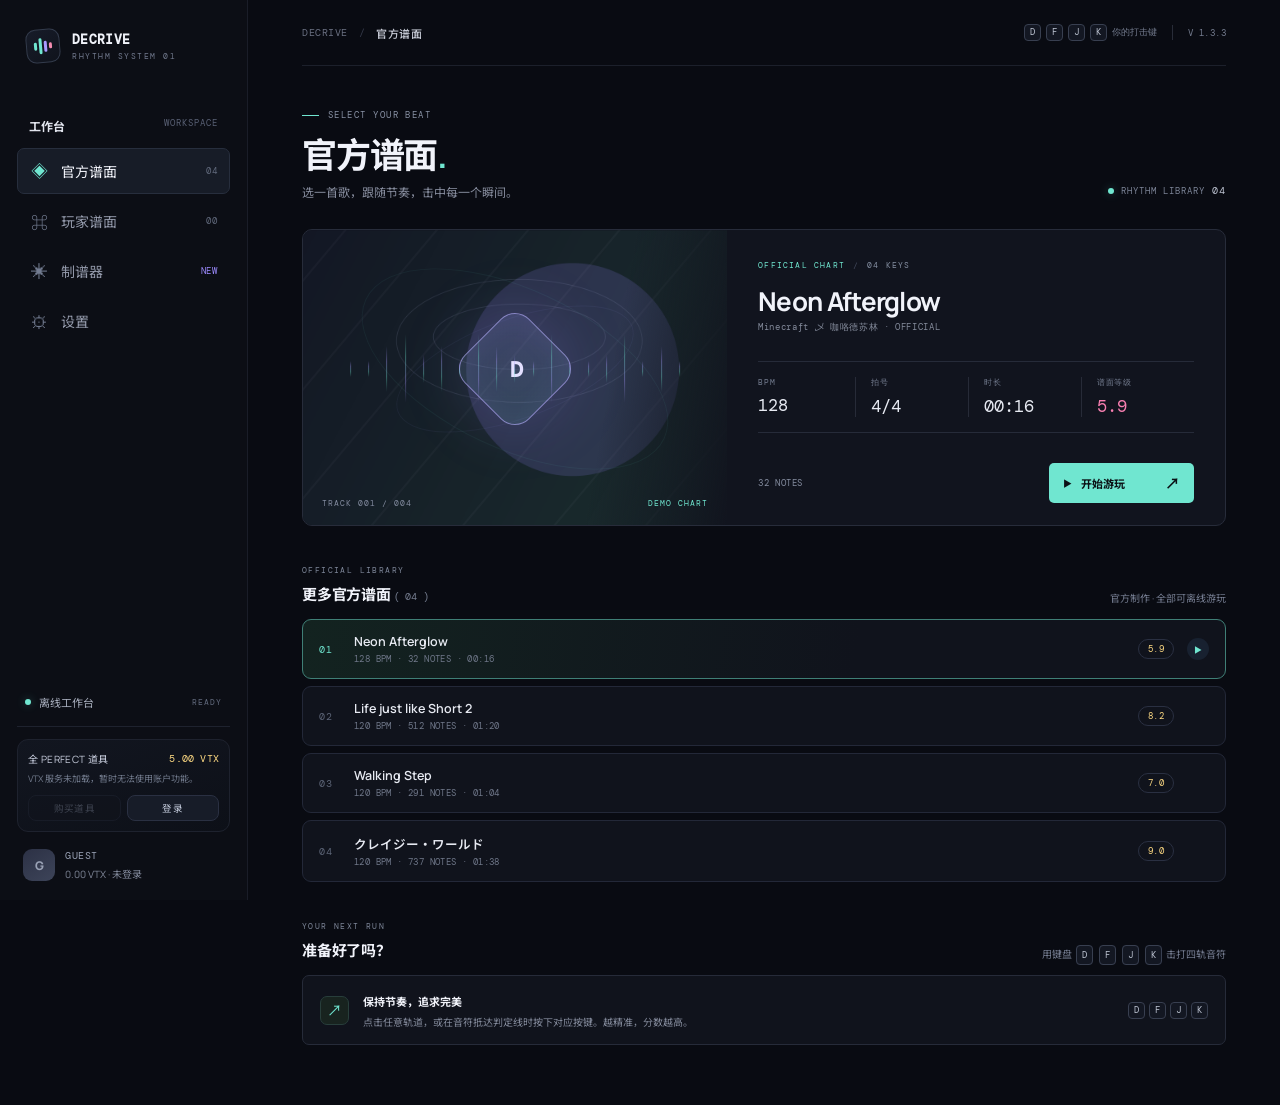
<file: index.html>
<!doctype html>
<html lang="zh-CN">
<head>
  <meta charset="utf-8">
  <meta name="viewport" content="width=device-width, initial-scale=1">
  <meta name="theme-color" content="#090b12">
  <title>Decrive — 四键音游</title>
  <link rel="preconnect" href="https://fonts.googleapis.com">
  <link rel="preconnect" href="https://fonts.gstatic.com" crossorigin>
  <link href="https://fonts.googleapis.com/css2?family=DM+Mono:wght@400;500&family=Manrope:wght@400;500;600;700;800&family=Noto+Sans+SC:wght@400;500;600;700;800&display=swap" rel="stylesheet">
  <link rel="stylesheet" href="./css/app.css?v=1.3.3">
</head>
<body>
  <div class="app-shell">
    <aside class="sidebar">
      <a class="brand" href="#" aria-label="Decrive 首页">
        <span class="brand-mark"><i></i><i></i><i></i><i></i></span>
        <span><strong>DECRIVE</strong><small>RHYTHM SYSTEM 01</small></span>
      </a>
      <div class="nav-label">工作台 <span>WORKSPACE</span></div>
      <nav class="main-nav" aria-label="主导航">
        <button class="nav-item active" data-view="official"><span class="nav-icon">◈</span><span>官方谱面</span><span class="nav-count" id="officialCount">00</span></button>
        <button class="nav-item" data-view="players"><span class="nav-icon">⌘</span><span>玩家谱面</span><span class="nav-count" id="playerCount">00</span></button>
        <button class="nav-item" data-view="editor"><span class="nav-icon">✳</span><span>制谱器</span><span class="nav-count">NEW</span></button>
        <button class="nav-item" data-view="settings"><span class="nav-icon">⚙</span><span>设置</span></button>
      </nav>
      <div class="sidebar-bottom">
        <div class="online-status"><span class="status-dot"></span><span id="accountStatusText">离线工作台</span><span class="status-caption" id="accountStatusCaption">READY</span></div>
        <div class="vtx-shop" id="vtxShop">
          <div class="vtx-shop-head"><span>全 PERFECT 道具</span><b>5.00 VTX</b></div>
          <p class="vtx-shop-note" id="vtxShopNote">登录后可购买 · 一个谱面内全判定 PERFECT / CERT PERFECT</p>
          <div class="vtx-shop-actions">
            <button class="vtx-shop-buy" id="vtxBuyBoost" type="button" disabled>购买道具</button>
            <button class="vtx-shop-login" id="vtxAccountAction" type="button">登录</button>
          </div>
        </div>
        <div class="profile guest" id="vtxProfile">
          <div class="avatar" id="vtxAvatar">G</div>
          <div><strong id="vtxName">GUEST</strong><small id="vtxMeta">0.00 VTX · 未登录</small></div>
          <span class="more" id="vtxBoostBadge" hidden></span>
        </div>
      </div>
    </aside>

    <main class="main-content">
      <header class="topbar">
        <div class="breadcrumb"><span>DECRIVE</span><b>/</b><strong id="crumbTitle">官方谱面</strong></div>
        <div class="topbar-right"><span class="keyboard-hint"><kbd>D</kbd><kbd>F</kbd><kbd>J</kbd><kbd>K</kbd> 你的打击键</span><span class="topbar-divider"></span><span class="version">V 1.3.3</span></div>
      </header>

      <section class="view active" id="view-official">
        <div class="page-heading">
          <div><div class="eyebrow"><span class="eyebrow-line"></span>SELECT YOUR BEAT</div><h1>官方谱面<span class="heading-period">.</span></h1><p class="page-description">选一首歌，跟随节奏，击中每一个瞬间。</p></div>
          <div class="heading-meta"><span class="live-dot"></span> RHYTHM LIBRARY <strong id="officialHeadingCount">00</strong></div>
        </div>
        <div class="feature-card">
          <div class="feature-art" id="officialArt">
            <div class="art-orbit orbit-one"></div><div class="art-orbit orbit-two"></div><div class="art-core"><span>D</span></div>
            <div class="art-soundwave"><i></i><i></i><i></i><i></i><i></i><i></i><i></i><i></i><i></i><i></i><i></i><i></i><i></i><i></i><i></i><i></i><i></i><i></i><i></i></div>
            <span class="art-index" id="featureIndex">TRACK 001 / 001</span><span class="art-tag" id="featureTag">DEMO CHART</span>
          </div>
          <div class="feature-info">
            <div class="track-kicker"><span>OFFICIAL CHART</span><span class="track-separator">/</span><span>04 KEYS</span></div>
            <h2 id="featureTitle">Neon Afterglow</h2><p class="track-artist" id="featureArtist">DECRIVE STUDIO <span>·</span> ORIGINAL</p>
            <div class="track-stats">
              <div><small>BPM</small><strong id="featureBpm">128</strong></div>
              <div><small>拍号</small><strong id="featureMeter">4<span>/</span>4</strong></div>
              <div><small>时长</small><strong id="featureLength">00<span>:</span>16</strong></div>
              <div><small>谱面等级</small><strong class="difficulty" id="featureDifficulty">5.9</strong></div>
            </div>
            <div class="feature-bottom"><span class="chart-note-count" id="featureNotes"><span class="tiny-bars">▮▮▮</span> 32 NOTES</span><button class="primary-button" id="playOfficial"><span class="play-triangle">▶</span> 开始游玩 <span class="button-arrow">↗</span></button></div>
          </div>
        </div>
        <div class="section-title"><div><span class="section-kicker">OFFICIAL LIBRARY</span><h3>更多官方谱面 <span class="muted-count" id="officialCountLabel">( 00 )</span></h3></div><span class="section-aside">官方制作 · 全部可离线游玩</span></div>
        <div class="official-list" id="officialList"></div>
        <div class="section-title"><div><span class="section-kicker">YOUR NEXT RUN</span><h3>准备好了吗？</h3></div><span class="section-aside">用键盘 <kbd>D</kbd> <kbd>F</kbd> <kbd>J</kbd> <kbd>K</kbd> 击打四轨音符</span></div>
        <div class="quick-tips"><div class="tip-icon">↗</div><div><strong>保持节奏，追求完美</strong><p>点击任意轨道，或在音符抵达判定线时按下对应按键。越精准，分数越高。</p></div><div class="tip-keys"><kbd>D</kbd><kbd>F</kbd><kbd>J</kbd><kbd>K</kbd></div></div>
      </section>

      <section class="view" id="view-players">
        <div class="page-heading">
          <div><div class="eyebrow"><span class="eyebrow-line"></span>COMMUNITY CREATIONS</div><h1>玩家谱面<span class="heading-period">.</span></h1><p class="page-description">导入社区创作，或把你的谱面分享给所有人。</p></div>
          <button class="outline-button" id="importChart"><span>＋</span> 导入谱面</button>
        </div>
        <div class="community-banner"><div class="community-icon">⌘</div><div><strong>把你的节奏发布到社区</strong><p>谱面包需包含 <code>chart.json</code> 与 <code>bg.png</code>，单份建议 8 MB 以内（含音乐）。</p></div><button class="text-button" id="uploadChart">上传到社区曲库 <span>↗</span></button></div>
        <div class="section-title player-list-title"><div><span class="section-kicker">MY LIBRARY</span><h3>我的曲库 <span class="muted-count" id="playerCountLabel">( 00 )</span></h3></div><span class="section-aside">导入的谱面保存在浏览器；点击“上传到社区”可写入项目仓库</span></div>
        <div class="player-list" id="playerList"></div>
        <div class="empty-state" id="playerEmpty"><div class="empty-glyph">♫</div><strong>这里还没有谱面</strong><p>导入一个谱面包，或从下面的社区曲库下载。</p><button class="text-button" id="emptyImport">＋ 选择谱面文件</button></div>

        <div class="section-title player-list-title community-title"><div><span class="section-kicker">COMMUNITY SERVER</span><h3>社区曲库 <span class="muted-count" id="communityCountLabel">( 00 )</span></h3></div><span class="section-aside"><span id="communityStatus">正在同步…</span><button class="text-button community-refresh" id="refreshCommunity">↻ 刷新</button></span></div>
        <div class="player-list" id="communityList"></div>
        <div class="empty-state" id="communityEmpty" hidden><div class="empty-glyph">◍</div><strong>社区还没有谱面</strong><p>在制谱器里做好谱面，点“上传到社区曲库”，让所有玩家都能玩到。</p></div>
      </section>

      <section class="view" id="view-editor">
        <div class="page-heading editor-heading">
          <div><div class="eyebrow"><span class="eyebrow-line"></span>CHART CREATOR</div><h1>制谱器<span class="heading-period">.</span></h1><p class="page-description">把脑海中的节奏，变成可以游玩的谱面。</p></div>
          <button class="primary-button export-button" id="exportChart"><span>↥</span> 导出谱面包</button>
        </div>
        <div class="editor-layout">
          <div class="editor-main">
            <div class="editor-toolbar"><div class="editor-status"><span class="status-dot"></span><span id="editorStatusText">草稿已自动保存</span></div><div class="toolbar-actions"><button class="icon-button" id="undoTap" title="撤销（Ctrl+Z）">↶</button><button class="icon-button" id="redoTap" title="重做（Ctrl+Shift+Z）">↷</button><button class="icon-button" id="clearTaps" title="清空所有音符">⌫</button></div></div>
            <div class="editor-preview" id="editorPreview">
              <div class="editor-grid"></div><div class="preview-beat beat-a"></div><div class="preview-beat beat-b"></div>
              <div class="editor-preview-content"><span class="preview-label">CHART PREVIEW</span><strong id="previewTitle">Untitled track</strong><span class="preview-subtitle" id="previewBpm">120 BPM · 4/4</span></div>
              <img id="backgroundPreview" alt="" hidden>
              <div class="preview-keys"><button data-lane="0" title="添加 D 轨音符">D</button><button data-lane="1" title="添加 F 轨音符">F</button><button data-lane="2" title="添加 J 轨音符">J</button><button data-lane="3" title="添加 K 轨音符">K</button></div>
            </div>
            <div class="timeline-header">
              <div class="timeline-tools">
                <button class="timeline-play" id="editorPlay" type="button" title="试听 / 暂停（空格）"><span id="editorPlayIcon">▶</span></button>
                <span class="timeline-time" id="editorTime">00:00.000</span>
                <label class="timeline-select">吸附
                  <select id="editorSnap">
                    <option value="1">1/4 拍</option>
                    <option value="2" selected>1/8 拍</option>
                    <option value="4">1/16 拍</option>
                    <option value="0">关闭</option>
                  </select>
                </label>
              </div>
              <div class="timeline-tools">
                <label class="timeline-select">视图
                  <select id="editorZoom">
                    <option value="auto" selected>自动</option>
                    <option value="15">15 秒</option>
                    <option value="30">30 秒</option>
                    <option value="60">60 秒</option>
                    <option value="120">120 秒</option>
                  </select>
                </label>
                <span><b id="tapCount">0</b> NOTES</span>
                <span id="editorDuration">00:00</span>
              </div>
            </div>
            <div class="timeline" id="timeline">
              <div class="timeline-ruler" id="timelineRuler"></div>
              <div class="timeline-lanes">
                <div class="lane-labels"><span>D</span><span>F</span><span>J</span><span>K</span></div>
                <div class="lane-track" id="laneTrack"><div class="playhead"></div></div>
              </div>
            </div>
            <div class="editor-help"><span>＋ 点击轨道放置音符（按吸附网格对齐）</span><span>↔ 拖拽音符移动，单击删除</span><span>空格 试听，D F J K 在播放头放置</span><span>⌘/Ctrl + Z 撤销</span></div>
          </div>
          <aside class="editor-controls">
            <div class="control-card"><div class="control-card-heading"><span>01</span><h3>谱面信息</h3></div>
              <label class="field-label" for="chartTitle">曲目名称</label><input class="text-input" id="chartTitle" value="Untitled track" maxlength="60" placeholder="输入曲目名称">
              <label class="field-label" for="chartArtist">艺术家</label><input class="text-input" id="chartArtist" value="PLAYER ONE" maxlength="60" placeholder="输入艺术家名称">
              <div class="field-row"><div><label class="field-label" for="chartDifficulty">难度等级</label><input class="text-input" id="chartDifficulty" type="number" min="0" max="15" step="0.1" value="3.4"></div><div><label class="field-label" for="chartOffset">谱面偏移</label><div class="input-suffix"><input class="text-input" id="chartOffset" type="number" min="-600" max="600" step="1" value="0"><span>ms</span></div></div></div>
            </div>
            <div class="control-card"><div class="control-card-heading"><span>02</span><h3>节拍设置</h3></div>
              <label class="field-label" for="chartBpm">BPM <output id="bpmOutput">120</output></label><div class="range-row"><input id="chartBpm" type="range" min="40" max="300" value="120"><input class="mini-number" id="bpmNumber" type="number" min="40" max="300" value="120"></div>
              <label class="field-label" for="chartMeter">拍号</label><select class="text-input select-input" id="chartMeter"><option value="4/4">4 / 4</option><option value="3/4">3 / 4</option><option value="5/4">5 / 4</option><option value="6/8">6 / 8</option><option value="7/8">7 / 8</option></select>
            </div>
            <div class="control-card"><div class="control-card-heading"><span>03</span><h3>媒体素材</h3></div>
              <label class="upload-field" for="musicInput"><span class="upload-symbol">♫</span><span><strong id="musicFileName">添加音乐</strong><small>MP3 / WAV / OGG · 最大 100 MB</small></span><span class="upload-plus">＋</span></label><input class="hidden-input" id="musicInput" type="file" accept="audio/*">
              <label class="upload-field" for="backgroundInput"><span class="upload-symbol">▧</span><span><strong id="backgroundFileName">添加背景</strong><small>PNG / JPG · 推荐 16:9</small></span><span class="upload-plus">＋</span></label><input class="hidden-input" id="backgroundInput" type="file" accept="image/png,image/jpeg,image/webp">
            </div>
            <div class="editor-footnote"><span>ⓘ</span><p>空格试听（有音乐放音乐，没有则用节拍器），播放时按 <b>D F J K</b> 在播放头处放置音符；点击标尺定位，拖拽音符调整时间与轨道。</p></div>
          </aside>
        </div>
      </section>

      <section class="view" id="view-settings">
        <div class="page-heading"><div><div class="eyebrow"><span class="eyebrow-line"></span>PERSONALIZE YOUR RUN</div><h1>设置<span class="heading-period">.</span></h1><p class="page-description">调整判定体验，找到最适合你的节奏。</p></div></div>
        <div class="settings-layout">
          <div class="settings-card"><div class="settings-card-head"><div class="settings-icon">◷</div><div><span class="section-kicker">TIMING CALIBRATION</span><h3>谱面延迟</h3></div></div><p class="settings-description">如果音乐节拍和游戏判定无法对齐，请调整延迟补偿。负值会提前判定，正值会延后判定。</p>
            <div class="offset-display"><strong id="offsetDisplay">0</strong><span>ms</span><button id="resetOffset">重置</button></div>
            <input class="offset-slider" id="offsetSlider" type="range" min="-600" max="600" step="1" value="0"><div class="range-labels"><span>−600 ms</span><span>0</span><span>＋600 ms</span></div>
            <div class="calibration-note"><span>✦</span><span>请直到音乐第三拍与打击音效重合</span></div>
            <button class="sound-test-button" id="testSound"><span>▶</span> 播放校准音</button>
            <div class="judgement-mode">
              <label class="field-label" for="judgementMode">选择判定模式</label>
              <select class="text-input select-input" id="judgementMode">
                <option value="1A">1A · BAD / GOOD / GREAT / PERFECT / MISS</option>
                <option value="1B">1B · BAD / EARLY / LATE / PERFECT / CERT PERFECT / MISS</option>
                <option value="2A">2A · BAD / EARLYGOOD / EARLYGREAT / LATEGOOD / LATEGREAT / PERFECT / MISS</option>
                <option value="2B">2B · BAD / EARLYGOOD / EARLYGREAT / LATEGOOD / LATEGREAT / PERFECT / CERT PERFECT / MISS</option>
                <option value="3A">3A · BAD / GOOD / GREAT / PERFECT / CERT PERFECT / MISS</option>
                <option value="3B">3B · BAD / EARLY / GREAT / PERFECT / MISS</option>
                <option value="4A">4A · EARLY / LATE / PERFECT</option>
                <option value="4B">4B · GOOD / GREAT / PERFECT</option>
                <option value="4C">4C · GOOD / GREAT / PERFECT / CERT PERFECT</option>
                <option value="4D">4D · EARLY / LATE / PERFECT / CERT PERFECT</option>
                <option value="4E">4E · PERFECT / CERT PERFECT</option>
                <option value="5A">5A · MISS</option>
                <option value="5B">5B · BAD</option>
                <option value="5C">5C · PERFECT</option>
                <option value="5D">5D · CERT PERFECT</option>
                <option value="5E">5E · EARLY</option>
                <option value="5F">5F · LATE</option>
              </select>
              <p class="mode-description" id="modeDescription">标准判定，合并早晚方向，并将 CERT PERFECT 计为 PERFECT。</p>
              <p class="judgement-ranges">±0–5 CERT PERFECT · ±6–75 PERFECT · ±76–165 GREAT · ±166–175 GOOD · ±176–200 BAD · 超出 MISS。正值为 EARLY，负值为 LATE。</p>
            </div>
          </div>
          <div class="settings-side"><div class="settings-tip-card"><span class="tip-number">01</span><strong>戴上耳机</strong><p>耳机能让你更准确地听见节拍与判定音效。</p></div><div class="settings-tip-card"><span class="tip-number">02</span><strong>先试着游玩</strong><p>点击任意轨道，或按下 <kbd>D</kbd> <kbd>F</kbd> <kbd>J</kbd> <kbd>K</kbd>，感受当前延迟。</p></div></div>
        </div>
      </section>
    </main>
  </div>

  <div class="game-overlay" id="gameOverlay" aria-hidden="true">
    <div class="game-topline"><button class="game-back" id="closeGame">← <span>退出谱面</span></button><div class="game-track"><strong id="gameTitle">Neon Afterglow</strong><span id="gameMeta">128 BPM · 5.9</span></div><div class="game-score-wrap"><span>分数</span><strong id="gameScore">0000000</strong></div></div>
    <div class="game-stage" id="gameStage"><div class="game-art-bg" id="gameArtBg"></div><div class="game-hud"><div><span>COMBO</span><strong id="gameCombo">0</strong></div><div class="judgement" id="judgement">READY?</div><div class="game-progress"><span id="gameProgress"></span></div></div>
      <div class="playfield"><div class="lane lane-0"><span class="lane-key">D</span></div><div class="lane lane-1"><span class="lane-key">F</span></div><div class="lane lane-2"><span class="lane-key">J</span></div><div class="lane lane-3"><span class="lane-key">K</span></div><div class="hit-line"></div><div class="falling-notes" id="fallingNotes"></div><div class="hit-flash" id="hitFlash"></div></div>
    </div>
    <div class="game-bottom"><span><kbd>D</kbd><kbd>F</kbd><kbd>J</kbd><kbd>K</kbd> HIT THE BEAT / CLICK ANYWHERE</span><span>按 <kbd>ESC</kbd> 退出</span></div>
    <div class="result-card" id="resultCard" hidden><span class="result-eyebrow">RUN COMPLETE</span><div class="result-grade" id="resultGrade">A</div><h2 id="resultTitle">谱面完成</h2><p id="resultSummary">000000 分 · 0 连击</p><button class="primary-button" id="retryGame">再来一次 <span class="button-arrow">↗</span></button></div>
  </div>
  <input class="hidden-input" id="chartFileInput" type="file" accept=".zip,application/zip">
  <div class="toast-region" id="toastRegion" aria-live="polite"></div>
  <script src="./js/decrive-crypto.js?v=1.3.3"></script>
  <script src="./js/vtx-account.js?v=1.3.3"></script>
  <script src="./js/app.js?v=1.3.3"></script>
  <script src="./js/community.js?v=1.3.3"></script>
  <script>
    // 若浏览器缓存了旧版脚本，上面的 URL 会带上当前版本号；这里再兜底提示一次
    (function () {
      var expected = "1.3.3";
      window.addEventListener("load", function () {
        if (window.DECRIVE_ACCOUNT_BUILD === expected) return;
        var region = document.getElementById("toastRegion");
        if (!region) return;
        var item = document.createElement("div");
        item.className = "toast error";
        item.textContent = "页面脚本版本不匹配，请按 Ctrl+F5 强制刷新后再试。";
        item.style.maxWidth = "340px";
        region.appendChild(item);
      });
    })();
  </script>
</body>
</html>
</file>
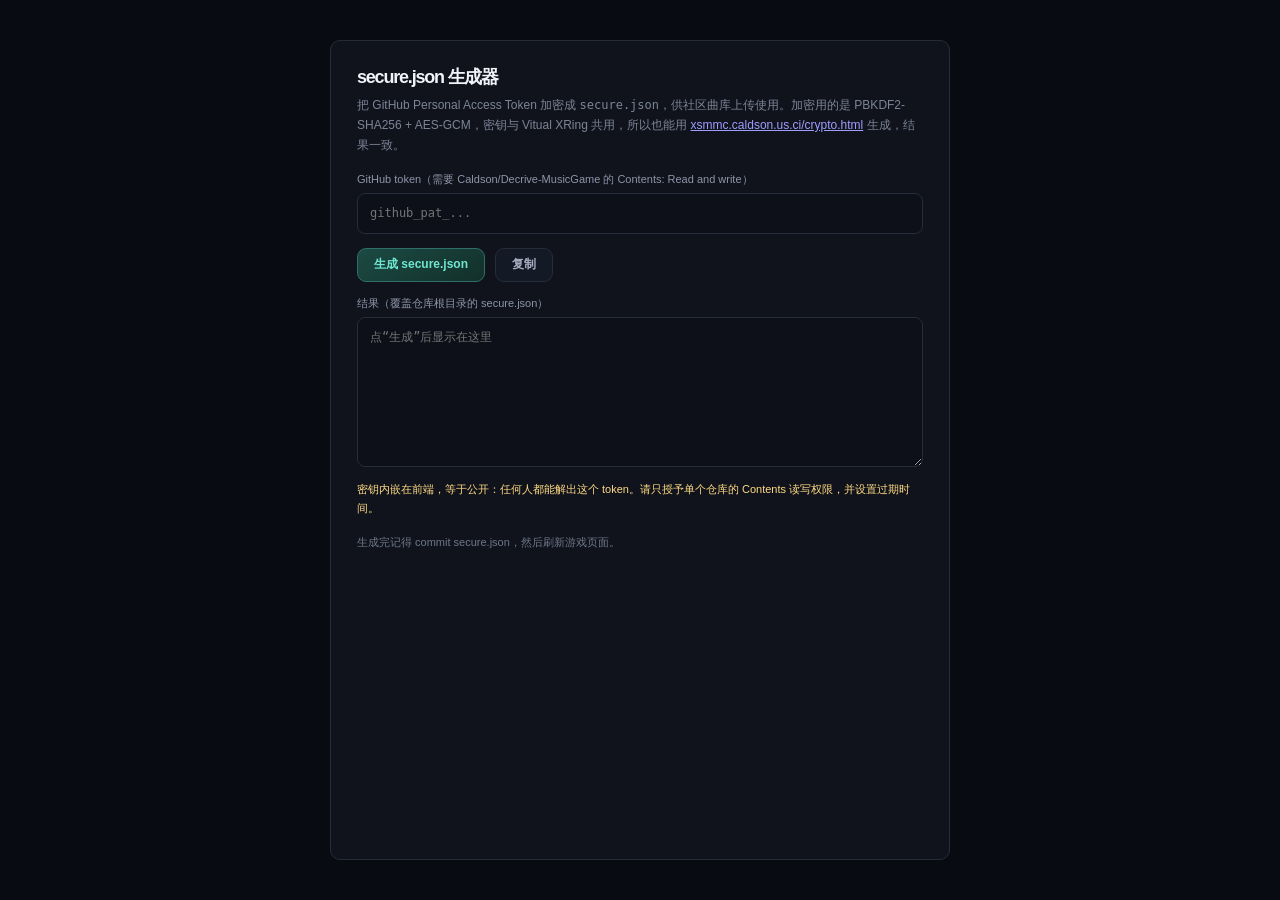
<file: secure-tool.html>
<!DOCTYPE html>
<html lang="zh-CN">
<head>
  <meta charset="utf-8">
  <meta name="viewport" content="width=device-width, initial-scale=1">
  <title>secure.json 生成器 | Decrive</title>
  <link rel="stylesheet" href="./css/app.css">
  <style>
    body{padding:40px 20px;display:flex;justify-content:center}
    .tool{width:100%;max-width:620px;padding:26px;border:1px solid #272c39;border-radius:10px;background:#10131c}
    .tool h1{margin:0 0 6px;font-size:18px}
    .tool p{margin:0 0 16px;color:#7d8497;font-size:12px;line-height:1.7}
    .tool label{display:block;margin-bottom:6px;color:#8d95a8;font-size:11px}
    .tool input,.tool textarea{width:100%;padding:10px 12px;border:1px solid #262c3c;border-radius:8px;background:#0d1018;color:#f1f3fa;font:12px/1.6 var(--mono)}
    .tool textarea{min-height:150px;resize:vertical}
    .tool .row{display:flex;gap:10px;margin:14px 0}
    .tool button{height:34px;padding:0 16px;border:1px solid #2f6f67;border-radius:9px;background:linear-gradient(150deg,#1c4a44,#123029);color:var(--cyan);font-size:12px;font-weight:700;cursor:pointer}
    .tool button.ghost{border-color:#262c3c;background:#141926;color:#a7b0c2;font-weight:600}
    .tool .hint{color:#6f7789;font-size:11px;line-height:1.7;margin-top:10px}
    .tool .warn{color:#ffdb83}
  </style>
</head>
<body>
  <main class="tool">
    <h1>secure.json 生成器</h1>
    <p>把 GitHub Personal Access Token 加密成 <code>secure.json</code>，供社区曲库上传使用。加密用的是 PBKDF2-SHA256 + AES-GCM，密钥与 Vitual XRing 共用，所以也能用 <a href="https://xsmmc.caldson.us.ci/crypto.html" target="_blank" rel="noreferrer">xsmmc.caldson.us.ci/crypto.html</a> 生成，结果一致。</p>

    <label for="token">GitHub token（需要 Caldson/Decrive-MusicGame 的 Contents: Read and write）</label>
    <input id="token" type="password" autocomplete="off" spellcheck="false" placeholder="github_pat_...">

    <div class="row">
      <button id="generate" type="button">生成 secure.json</button>
      <button id="copy" class="ghost" type="button">复制</button>
    </div>

    <label for="output">结果（覆盖仓库根目录的 secure.json）</label>
    <textarea id="output" readonly placeholder="点“生成”后显示在这里"></textarea>

    <p class="hint warn">密钥内嵌在前端，等于公开：任何人都能解出这个 token。请只授予单个仓库的 Contents 读写权限，并设置过期时间。</p>
    <p class="hint">生成完记得 commit secure.json，然后刷新游戏页面。</p>
  </main>

  <script src="./js/decrive-crypto.js"></script>
  <script>
    const REPO = "Caldson/Decrive-MusicGame";
    const tokenInput = document.getElementById("token");
    const output = document.getElementById("output");

    document.getElementById("generate").addEventListener("click", async () => {
      const token = tokenInput.value.trim();
      if (!token) { output.value = "请先填写 token。"; return; }
      output.value = "加密中…";
      try {
        const box = await window.SecureBox.encrypt(token);
        const config = {
          repo: REPO,
          branch: "main",
          path: "players-chart/index.json",
          kdf: box.kdf,
          iterations: box.iterations,
          salt: box.salt,
          iv: box.iv,
          ciphertext: box.ciphertext
        };
        output.value = JSON.stringify(config, null, 4);
      } catch (error) {
        output.value = `生成失败：${error.message}`;
      }
    });

    document.getElementById("copy").addEventListener("click", async () => {
      if (!output.value) return;
      try {
        await navigator.clipboard.writeText(output.value);
        output.value = `${output.value}\n`;
        document.getElementById("copy").textContent = "已复制";
        window.setTimeout(() => { document.getElementById("copy").textContent = "复制"; }, 1500);
      } catch (error) {
        output.focus();
        output.select();
      }
    });
  </script>
</body>
</html>
</file>
<file: css/app.css>
:root{color-scheme:dark;--bg:#090b12;--panel:#10131d;--panel-2:#141824;--line:#242938;--muted:#7d8497;--text:#f1f3fa;--cyan:#70e6d0;--violet:#9d8bff;--pink:#f87fb1;--yellow:#ffdb83;--mono:"DM Mono",monospace;--sans:"Manrope","Noto Sans SC",sans-serif}
*{box-sizing:border-box}html{min-width:320px;min-height:100%;background:var(--bg)}body{margin:0;background:var(--bg);color:var(--text);font-family:var(--sans);font-size:14px;min-height:100vh}button,input,select{font:inherit}button{color:inherit}.app-shell{min-height:100vh}.sidebar{position:fixed;z-index:5;inset:0 auto 0 0;width:248px;padding:29px 17px 19px;background:#0c0e15;border-right:1px solid #1a1d28;display:flex;flex-direction:column}.brand{display:flex;align-items:center;gap:12px;padding:0 9px;text-decoration:none;color:inherit}.brand-mark{width:34px;height:34px;border:1px solid #343c4d;border-radius:10px;display:flex;align-items:center;justify-content:center;gap:2px;background:linear-gradient(145deg,#171c29,#10131c);transform:rotate(-5deg)}.brand-mark i{width:3px;border-radius:4px;background:var(--cyan);display:block}.brand-mark i:nth-child(1){height:8px}.brand-mark i:nth-child(2){height:16px}.brand-mark i:nth-child(3){height:11px;background:#a99aff}.brand-mark i:nth-child(4){height:6px;background:#f58db1}.brand>span:last-child{display:flex;flex-direction:column;gap:3px}.brand strong{font-family:var(--mono);font-size:13px;letter-spacing:.3px}.brand strong span{color:var(--cyan)}.brand small{font-family:var(--mono);font-size:8px;letter-spacing:1.5px;color:#727a8e}.nav-label{display:flex;justify-content:space-between;margin:54px 12px 13px;color:#e1e4ed;font-size:12px;font-weight:700}.nav-label span,.section-kicker,.eyebrow,.track-kicker,.section-aside,.heading-meta,.version,.status-caption{font-family:var(--mono);letter-spacing:1px;font-size:9px}.nav-label span{color:#596074;font-weight:400}.main-nav{display:flex;flex-direction:column;gap:4px}.nav-item{height:46px;padding:0 12px;border:1px solid transparent;border-radius:7px;background:transparent;display:flex;align-items:center;gap:12px;text-align:left;color:#9298a9;cursor:pointer;transition:.18s}.nav-item:hover{background:#151823;color:#e4e6ef}.nav-item.active{background:#171c27;border-color:#272e3d;color:#f3f5fc}.nav-icon{font-size:17px;width:19px;text-align:center;color:#737c91}.nav-item.active .nav-icon{color:var(--cyan)}.nav-count{margin-left:auto;color:#626a7d;font:9px var(--mono);letter-spacing:.3px}.nav-item:nth-child(3) .nav-count{color:var(--violet)}.sidebar-bottom{margin-top:auto}.online-status{height:36px;border-bottom:1px solid #1e222e;display:flex;align-items:center;gap:8px;padding:0 8px 12px;color:#a6acbb;font-size:11px}.status-dot,.live-dot{display:inline-block;width:6px;height:6px;border-radius:100%;background:var(--cyan);box-shadow:0 0 10px #70e6d055}.status-caption{margin-left:auto;color:#626a7d;font-size:8px}.profile{display:flex;align-items:center;gap:10px;padding:17px 6px 0}.avatar{width:32px;height:32px;border-radius:9px;background:linear-gradient(145deg,#454b80,#b376a8);display:grid;place-items:center;font-weight:800;font-size:12px}.profile>div:nth-child(2){display:flex;flex-direction:column;gap:4px}.profile strong{font:10px var(--mono);letter-spacing:.6px}.profile small{font-size:10px;color:#81889a}.more{margin-left:auto;color:#727a8b;font-size:20px}.main-content{margin-left:248px;min-height:100vh;padding:0 54px 60px;max-width:1600px}.topbar{height:66px;border-bottom:1px solid #1c202b;display:flex;align-items:center;justify-content:space-between}.breadcrumb{display:flex;gap:11px;align-items:center;color:#696f80;font:10px var(--mono);letter-spacing:.5px}.breadcrumb b{color:#343949;font-weight:400}.breadcrumb strong{color:#c5c9d4;font-family:var(--sans);font-size:11px;font-weight:500}.topbar-right{display:flex;align-items:center;gap:15px;color:#757d90;font:9px var(--mono)}.keyboard-hint{display:flex;align-items:center;gap:5px}kbd{font-family:var(--mono);font-size:9px;border:1px solid #383f50;border-radius:4px;padding:3px 5px;color:#bfc6d4;background:#131722;line-height:1}.topbar-divider{height:15px;width:1px;background:#282c38}.version{letter-spacing:.4px}.view{display:none;padding-top:43px;animation:arrive .28s ease}.view.active{display:block}@keyframes arrive{from{opacity:0;transform:translateY(5px)}to{opacity:1;transform:none}}.page-heading{display:flex;align-items:flex-end;justify-content:space-between;margin-bottom:28px}.eyebrow{display:flex;align-items:center;gap:9px;color:#8992a5;font-size:9px;letter-spacing:1.45px}.eyebrow-line{width:17px;height:1px;background:var(--cyan)}h1{font-size:35px;line-height:1.2;letter-spacing:-1.2px;margin:13px 0 7px;font-weight:700}.heading-period{color:var(--cyan)}.page-description{font-size:12px;color:#858b9c;margin:0}.heading-meta{color:#7c8497;display:flex;align-items:center;gap:7px;padding-bottom:4px}.heading-meta strong{color:#bec4d2;font-size:10px;font-weight:400}.feature-card{display:grid;grid-template-columns:minmax(280px, .92fr) 1.08fr;min-height:295px;background:#11141e;border:1px solid #272c3a;border-radius:10px;overflow:hidden}.feature-art{position:relative;min-height:295px;overflow:hidden;background:radial-gradient(ellipse at 53% 46%,#34365b 0,#20223a 24%,#141724 56%,#11141e 78%)}.feature-art:before{content:"";position:absolute;inset:0;background:linear-gradient(100deg,transparent 70%,#11141e 100%),repeating-linear-gradient(130deg,transparent 0 31px,#e7deff08 32px,#e7deff08 33px,transparent 34px 70px)}.art-orbit{position:absolute;left:50%;top:47%;border:1px solid #a39aff22;border-radius:50%;transform:translate(-50%,-50%) rotate(-20deg)}.orbit-one{width:250px;height:100px}.orbit-two{width:330px;height:160px;transform:translate(-50%,-50%) rotate(25deg);border-color:#73e9d422}.art-core{position:absolute;left:50%;top:47%;width:91px;height:91px;transform:translate(-50%,-50%) rotate(45deg);border:1px solid #b8adff99;border-radius:20px;display:grid;place-items:center;background:linear-gradient(135deg,#9293ea33,#74e5d01c);box-shadow:0 0 65px #9d8bff36,inset 0 0 30px #9d8bff14}.art-core span{transform:rotate(-45deg);font:700 22px var(--mono);letter-spacing:-2px;color:#e4e0ff}.art-soundwave{position:absolute;left:50%;top:47%;width:82%;height:4px;transform:translate(-50%,-50%);display:flex;align-items:center;justify-content:space-around;opacity:.65}.art-soundwave i{width:1px;border-radius:2px;background:linear-gradient(0deg,#70e6d000,#70e6d0,#a69bff,#70e6d000);height:16px}.art-soundwave i:nth-child(3n){height:46px}.art-soundwave i:nth-child(4n){height:69px;background:linear-gradient(0deg,#a99aff00,#a99aff,#70e6d0,#a99aff00)}.art-soundwave i:nth-child(5n){height:28px}.art-index,.art-tag{position:absolute;bottom:17px;color:#848ca0;font:8px var(--mono);letter-spacing:1px}.art-index{left:19px}.art-tag{right:19px;color:var(--cyan)}.feature-info{padding:30px 31px 22px;display:flex;flex-direction:column}.track-kicker{display:flex;gap:8px;color:#8690a3;font-size:8px;letter-spacing:1.2px}.track-kicker span:first-child{color:var(--cyan)}.track-separator{color:#444b5e}h2{font-size:26px;letter-spacing:-.7px;margin:16px 0 4px;line-height:1.2}.track-artist{margin:0;color:#848b9b;font:9px var(--mono);letter-spacing:.65px}.track-artist span{color:#4f5669;padding:0 4px}.track-stats{display:flex;gap:0;margin-top:27px;padding:15px 0;border-top:1px solid #262b39;border-bottom:1px solid #262b39}.track-stats>div{flex:1;display:flex;flex-direction:column;gap:7px;border-right:1px solid #272b38;padding-left:15px}.track-stats>div:first-child{padding-left:0}.track-stats>div:last-child{border:0}.track-stats small{font:8px var(--mono);letter-spacing:.7px;color:#747d90}.track-stats strong{font:17px var(--mono);color:#e7eaf2}.track-stats strong span{color:#6a7285;padding:0 2px}.track-stats .difficulty{color:var(--pink)}.feature-bottom{display:flex;align-items:center;justify-content:space-between;margin-top:auto;padding-top:18px}.chart-note-count{font:9px var(--mono);color:#858da0;letter-spacing:.6px}.tiny-bars{color:var(--cyan);font-size:9px;letter-spacing:-3px;margin-right:6px}.primary-button{height:40px;min-width:145px;padding:0 14px;border:0;border-radius:5px;background:var(--cyan);color:#0b1115;font-weight:700;font-size:11px;cursor:pointer;display:inline-flex;align-items:center;justify-content:center;gap:9px;transition:.2s}.primary-button:hover{background:#9af5e2;box-shadow:0 0 22px #70e6d02b;transform:translateY(-1px)}.play-triangle{font-size:9px}.button-arrow{font-size:15px;margin-left:auto}.section-title{display:flex;align-items:flex-end;justify-content:space-between;margin:32px 0 14px}.section-kicker{color:#7e8799;font-size:8px;letter-spacing:1.4px}.section-title h3{margin:6px 0 0;font-size:15px;letter-spacing:-.2px}.section-aside{color:#757d91;font:10px var(--sans);letter-spacing:0}.section-aside kbd{margin:0 2px}.quick-tips{border:1px solid #262b39;background:#10131c;border-radius:7px;padding:15px 17px;display:flex;align-items:center;gap:14px}.tip-icon{width:29px;height:29px;display:grid;place-items:center;background:#18231f;border:1px solid #283e3b;border-radius:7px;color:var(--cyan);font-size:15px}.quick-tips>div:nth-child(2){flex:1}.quick-tips strong{font-size:11px}.quick-tips p{font-size:10px;color:#838a9b;margin:4px 0 0}.tip-keys{display:flex;gap:4px}.outline-button{height:37px;border:1px solid #343a4b;border-radius:5px;background:#11141e;padding:0 14px;color:#d2d7e2;font-size:11px;cursor:pointer}.outline-button:hover{border-color:var(--cyan);color:var(--cyan)}.outline-button>span{font-size:17px;vertical-align:-1px;margin-right:4px;color:var(--cyan)}.community-banner{display:flex;align-items:center;gap:14px;padding:16px;border:1px solid #29333c;border-radius:7px;background:linear-gradient(100deg,#111a1d,#11141e 75%)}.community-icon{width:34px;height:34px;border:1px solid #2d514b;border-radius:7px;background:#162420;color:var(--cyan);display:grid;place-items:center;font-size:17px}.community-banner>div:nth-child(2){flex:1}.community-banner strong{font-size:11px}.community-banner p{font-size:10px;color:#87909e;margin:4px 0 0}.community-banner code{font:9px var(--mono);color:#bdd6d1}.text-button{border:0;background:transparent;color:var(--cyan);font-size:10px;cursor:pointer;padding:6px}.text-button:hover{color:#b8fff0}.text-button span{padding-left:5px;font-size:14px}.player-list-title{margin-top:33px}.muted-count{font:10px var(--mono);color:#767e90}.player-list{display:flex;flex-direction:column;gap:8px}.player-card{display:grid;grid-template-columns:50px 1fr auto auto;gap:14px;align-items:center;padding:13px 15px;border:1px solid #272c39;border-radius:7px;background:#10131c}.player-card-art{width:50px;height:50px;border-radius:5px;background:radial-gradient(circle at 70% 28%,#ae95ff66,transparent 35%),linear-gradient(145deg,#202239,#12151f);display:grid;place-items:center;color:#9d8bff;font:15px var(--mono)}.player-card h3{margin:0 0 5px;font-size:12px}.player-card p{margin:0;color:#7e8698;font:9px var(--mono)}.player-difficulty{color:var(--pink);font:12px var(--mono);padding:0 13px}.small-play{height:32px;padding:0 12px;border:1px solid #38404e;border-radius:4px;background:#171b26;color:#dbe0ec;cursor:pointer;font-size:10px}.small-play:hover{border-color:var(--cyan);color:var(--cyan)}.empty-state{padding:58px 16px;text-align:center;border:1px dashed #2a2f3d;border-radius:8px;color:#8890a1}.empty-state[hidden]{display:none}.empty-glyph{font-size:25px;color:#5c657a;margin-bottom:11px}.empty-state strong{font-size:12px;color:#c4c9d5}.empty-state p{font-size:10px;margin:7px 0 12px}.editor-heading{align-items:center;margin-bottom:21px}.export-button{min-width:150px}.export-button>span{font-size:16px}.editor-layout{display:grid;grid-template-columns:minmax(0,1fr) 274px;gap:17px;align-items:start}.editor-main,.control-card,.settings-card,.settings-tip-card{border:1px solid #272c39;border-radius:7px;background:#10131c}.editor-toolbar{height:39px;border-bottom:1px solid #252a37;display:flex;align-items:center;justify-content:space-between;padding:0 12px}.editor-status{display:flex;align-items:center;gap:7px;font-size:9px;color:#818a9b}.editor-status .status-dot{width:5px;height:5px}.toolbar-actions{display:flex;gap:5px}.icon-button{height:25px;width:27px;border:1px solid transparent;border-radius:4px;background:transparent;color:#81899b;cursor:pointer}.icon-button:hover{border-color:#343a49;color:#fff}.editor-preview{position:relative;height:182px;overflow:hidden;border-bottom:1px solid #262b38;background:radial-gradient(ellipse at 70% 30%,#424570 0,transparent 36%),radial-gradient(ellipse at 12% 95%,#28483f 0,transparent 38%),linear-gradient(130deg,#191c2a,#171925 54%,#242039);display:flex;align-items:center;justify-content:center}.editor-preview:after{content:"";position:absolute;inset:0;background:linear-gradient(0deg,#0d1019a6,transparent 85%);pointer-events:none}.editor-grid{position:absolute;inset:0;background-image:linear-gradient(#bbc3e00b 1px,transparent 1px),linear-gradient(90deg,#bbc3e00b 1px,transparent 1px);background-size:30px 30px;transform:perspective(200px) rotateX(35deg) scale(1.4);transform-origin:center bottom;opacity:.75}.preview-beat{position:absolute;border:1px solid #a99aff26;border-radius:50%;width:280px;height:130px;transform:rotate(-23deg)}.beat-b{width:400px;height:180px;transform:rotate(19deg);border-color:#70e6d01c}.editor-preview-content{position:relative;z-index:1;text-align:center;display:flex;flex-direction:column;gap:7px;text-shadow:0 2px 15px #000}.preview-label{font:8px var(--mono);letter-spacing:1.7px;color:#a9acbf}.editor-preview-content strong{font-size:19px;letter-spacing:-.3px}.preview-subtitle{font:9px var(--mono);color:#9da4b6}.preview-keys{position:absolute;z-index:2;left:50%;bottom:13px;transform:translateX(-50%);display:flex;gap:8px}.preview-keys button{width:31px;height:27px;background:#121723bb;border:1px solid #475062;border-radius:4px;color:#d9dfeb;font:10px var(--mono);cursor:pointer}.preview-keys button:hover,.preview-keys button:active{border-color:var(--cyan);color:var(--cyan);background:#19332f}.editor-preview #backgroundPreview{position:absolute;inset:0;width:100%;height:100%;object-fit:cover;opacity:.68}.editor-preview #backgroundPreview[hidden]{display:none}.editor-preview.has-background:after{background:linear-gradient(0deg,#0d1019bd,#0d101945)}.timeline-header{height:39px;display:flex;align-items:center;justify-content:space-between;padding:0 13px;color:#c3c8d4;font-size:10px}.timeline-header>span:last-child{font:8px var(--mono);color:#858da0;letter-spacing:.8px}.timeline-header b{color:var(--cyan);font-weight:400}.timeline{height:178px;margin:0 12px 9px;overflow:hidden;border:1px solid #262b39;border-radius:4px;background:#0e1119}.timeline-ruler{height:23px;margin-left:34px;position:relative;border-bottom:1px solid #282d3b;background:repeating-linear-gradient(90deg,transparent 0,transparent calc(12.5% - 1px),#363c4b calc(12.5% - 1px),#363c4b 12.5%)}.timeline-ruler span{position:absolute;top:4px;transform:translateX(-50%);font:7px var(--mono);color:#697184}.timeline-lanes{height:calc(100% - 23px);display:flex}.lane-labels{width:34px;flex:0 0 34px;display:flex;flex-direction:column}.lane-labels span{flex:1;display:grid;place-items:center;color:#a3aabd;font:8px var(--mono);border-right:1px solid #2b3040;border-bottom:1px solid #242a36}.lane-labels span:nth-child(1){color:#70e6d0}.lane-labels span:nth-child(2){color:#a99aff}.lane-labels span:nth-child(3){color:#f58db1}.lane-labels span:nth-child(4){color:#ffdb83;border-bottom:0}.lane-track{position:relative;flex:1;display:flex;flex-direction:column}.lane-row{position:relative;flex:1;border-bottom:1px solid #242a36;background:repeating-linear-gradient(90deg,transparent 0,transparent calc(12.5% - 1px),#282e3b calc(12.5% - 1px),#282e3b 12.5%)}.lane-row:last-of-type{border-bottom:0}.timeline-note{position:absolute;top:50%;transform:translate(-50%,-50%);width:12px;height:9px;border-radius:3px;background:var(--cyan);box-shadow:0 0 9px #70e6d066;cursor:pointer;z-index:2}.timeline-note.lane-1{background:var(--violet);box-shadow:0 0 9px #9d8bff66}.timeline-note.lane-2{background:var(--pink);box-shadow:0 0 9px #f87fb166}.timeline-note.lane-3{background:var(--yellow);box-shadow:0 0 9px #ffdb8366}.timeline-note:hover{transform:translate(-50%,-50%) scale(1.4)}.playhead{position:absolute;z-index:3;top:0;bottom:0;left:0;width:1px;background:#f87fb1;box-shadow:0 0 7px #f87fb1;pointer-events:none}.editor-help{display:flex;justify-content:space-between;gap:8px;padding:0 13px 12px;color:#747d90;font-size:8px}.editor-controls{display:flex;flex-direction:column;gap:10px}.control-card{padding:14px}.control-card-heading{display:flex;align-items:center;gap:8px;margin-bottom:14px;padding-bottom:10px;border-bottom:1px solid #242a37}.control-card-heading>span{font:8px var(--mono);color:var(--cyan)}.control-card-heading h3{margin:0;font-size:11px}.field-label{display:block;color:#939aab;font-size:9px;margin:11px 0 6px}.control-card-heading+.field-label{margin-top:0}.text-input{width:100%;height:32px;border:1px solid #303646;border-radius:4px;background:#0d1018;color:#e2e5ee;padding:0 9px;outline:none;font-size:10px}.text-input:focus,.mini-number:focus{border-color:#70e6d088}.field-row{display:grid;grid-template-columns:1fr 1fr;gap:8px}.input-suffix{position:relative}.input-suffix input{padding-right:27px}.input-suffix span{position:absolute;right:8px;top:10px;color:#777f91;font:8px var(--mono)}input[type=number]{appearance:textfield;-moz-appearance:textfield}input[type=number]::-webkit-inner-spin-button,input[type=number]::-webkit-outer-spin-button{-webkit-appearance:none;margin:0}.control-card output{float:right;color:var(--cyan);font:10px var(--mono)}.range-row{display:flex;align-items:center;gap:8px}.range-row input[type=range]{width:100%;accent-color:var(--cyan);height:3px}.mini-number{width:48px;height:26px;border:1px solid #303646;border-radius:4px;background:#0d1018;color:#dfe4ef;text-align:center;font:9px var(--mono);outline:none}.select-input{appearance:none;background-image:url("data:image/svg+xml,%3Csvg xmlns='http://www.w3.org/2000/svg' width='12' height='12' viewBox='0 0 12 12'%3E%3Cpath d='m3 4.5 3 3 3-3' fill='none' stroke='%23939aab'/%3E%3C/svg%3E");background-repeat:no-repeat;background-position:right 10px center}.upload-field{display:flex;align-items:center;gap:9px;height:49px;padding:7px 8px;border:1px dashed #373e4e;border-radius:5px;margin-top:8px;cursor:pointer}.upload-field:hover{border-color:#70e6d099;background:#151a23}.upload-symbol{width:27px;height:27px;border:1px solid #343d4b;border-radius:4px;display:grid;place-items:center;color:var(--cyan);font-size:14px}.upload-field>span:nth-child(2){display:flex;flex-direction:column;gap:3px;min-width:0}.upload-field strong{font-size:9px;font-weight:600;overflow:hidden;text-overflow:ellipsis;white-space:nowrap}.upload-field small{font-size:7px;color:#747d90}.upload-plus{margin-left:auto;color:#949cad;font-size:15px}.hidden-input{display:none}.editor-footnote{display:flex;gap:7px;padding:2px 2px;color:#778093;font-size:9px;line-height:1.55}.editor-footnote>span{color:var(--cyan)}.editor-footnote p{margin:0}.settings-layout{display:grid;grid-template-columns:minmax(0,1fr) 255px;gap:15px;max-width:900px}.settings-card{padding:22px}.settings-card-head{display:flex;align-items:center;gap:11px}.settings-icon{width:35px;height:35px;border:1px solid #354347;background:#17221f;border-radius:7px;display:grid;place-items:center;color:var(--cyan);font-size:16px}.settings-card-head .section-kicker{font-size:8px}.settings-card-head h3{font-size:14px;margin:5px 0 0}.settings-description{max-width:480px;color:#838a9c;font-size:10px;line-height:1.7;margin:17px 0 22px}.offset-display{display:flex;align-items:baseline;gap:7px}.offset-display strong{font:500 38px var(--mono);letter-spacing:-2px;color:#eef1f8}.offset-display>span{font:12px var(--mono);color:#8b93a5}.offset-display button{margin-left:auto;border:1px solid #343a49;background:transparent;border-radius:4px;padding:5px 9px;color:#929aab;font-size:9px;cursor:pointer}.offset-display button:hover{color:var(--cyan);border-color:#70e6d077}.offset-slider{width:100%;height:4px;accent-color:var(--cyan);margin:16px 0 8px;cursor:pointer}.range-labels{display:flex;justify-content:space-between;color:#737b8e;font:8px var(--mono)}.calibration-note{display:flex;gap:9px;align-items:center;margin-top:24px;padding:11px;border:1px solid #383047;background:#1a1621;border-radius:5px;color:#d1bfdc;font-size:10px}.calibration-note>span:first-child{color:#e8a8fa}.sound-test-button{margin-top:14px;height:33px;border:1px solid #38404d;border-radius:4px;background:#171b25;color:#c5cbd8;padding:0 11px;cursor:pointer;font-size:9px}.sound-test-button:hover{border-color:var(--cyan);color:var(--cyan)}.sound-test-button span{font-size:8px;margin-right:5px;color:var(--cyan)}.settings-side{display:flex;flex-direction:column;gap:10px}.settings-tip-card{padding:17px}.tip-number{color:var(--cyan);font:9px var(--mono)}.settings-tip-card strong{display:block;margin-top:13px;font-size:11px}.settings-tip-card p{margin:7px 0 0;color:#838a9c;font-size:9px;line-height:1.7}.game-overlay{position:fixed;z-index:20;inset:0;background:#090b12;display:none;grid-template-rows:58px minmax(0,1fr) 49px;overflow:hidden}.game-overlay.open{display:grid;animation:arrive .25s ease}.game-topline{display:flex;align-items:center;justify-content:space-between;padding:0 27px;border-bottom:1px solid #222734;background:#0e1119}.game-back{border:0;background:transparent;color:#a3aabc;cursor:pointer;font-size:11px}.game-back:hover{color:var(--cyan)}.game-back span{margin-left:5px}.game-track{position:absolute;left:50%;transform:translateX(-50%);display:flex;flex-direction:column;gap:4px;align-items:center}.game-track strong{font-size:11px}.game-track span{font:8px var(--mono);color:#818a9d}.game-score-wrap{display:flex;flex-direction:column;align-items:flex-end;gap:3px}.game-score-wrap span{font-size:8px;color:#8790a1}.game-score-wrap strong{font:13px var(--mono);color:var(--cyan);letter-spacing:1px}.game-stage{position:relative;min-height:0;overflow:hidden;background:radial-gradient(ellipse at 50% 28%,#292c46 0,transparent 48%),linear-gradient(180deg,#10131e,#0a0c13 72%)}.game-art-bg{position:absolute;inset:0;background-position:center;background-size:cover;opacity:.15;filter:saturate(.7)}.game-hud{position:absolute;top:21px;left:50%;transform:translateX(-50%);display:flex;align-items:center;gap:22px;z-index:2}.game-hud>div:first-child{display:flex;flex-direction:column;align-items:center;gap:3px}.game-hud>div:first-child span{font:7px var(--mono);color:#81899b;letter-spacing:1px}.game-hud>div:first-child strong{font:17px var(--mono);color:#e4e8f1}.judgement{min-width:82px;text-align:center;color:var(--cyan);font:10px var(--mono);letter-spacing:1px}.game-progress{height:2px;width:100px;background:#343949;overflow:hidden}.game-progress span{display:block;height:100%;width:0;background:var(--cyan);transition:width .1s}.playfield{position:absolute;top:0;bottom:0;left:50%;width:min(440px,90vw);transform:translateX(-50%);display:grid;grid-template-columns:repeat(4,1fr);border-left:1px solid #d3d7ed1c;border-right:1px solid #d3d7ed1c;background:#1316215c}.lane{position:relative;border-right:1px solid #d3d7ed18;background:linear-gradient(180deg,#13152117,#171b2830)}.lane:last-of-type{border-right:0}.lane-0{--lane-color:#70e6d0}.lane-1{--lane-color:#a99aff}.lane-2{--lane-color:#f58db1}.lane-3{--lane-color:#ffdb83}.lane-key{position:absolute;bottom:20px;left:50%;transform:translateX(-50%);width:36px;height:32px;border:1px solid color-mix(in srgb,var(--lane-color),transparent 55%);border-radius:5px;display:grid;place-items:center;color:var(--lane-color);font:12px var(--mono);background:color-mix(in srgb,var(--lane-color),transparent 94%);box-shadow:0 0 16px color-mix(in srgb,var(--lane-color),transparent 90%)}.lane.pressed .lane-key{background:color-mix(in srgb,var(--lane-color),transparent 77%);box-shadow:0 0 26px color-mix(in srgb,var(--lane-color),transparent 48%)}.hit-line{position:absolute;z-index:2;left:0;right:0;bottom:35px;height:2px;background:linear-gradient(90deg,transparent,var(--cyan),#fff,var(--pink),transparent);box-shadow:0 0 13px #70e6d055}.falling-notes{position:absolute;z-index:3;inset:0;pointer-events:none}.game-note{position:absolute;width:76px;height:14px;border:1px solid color-mix(in srgb,var(--note-color),white 17%);border-radius:5px;background:linear-gradient(90deg,color-mix(in srgb,var(--note-color),transparent 60%),var(--note-color),color-mix(in srgb,var(--note-color),transparent 50%));box-shadow:0 0 13px color-mix(in srgb,var(--note-color),transparent 45%);transform:translateX(-50%);pointer-events:auto;cursor:pointer}.game-note.note-hit{opacity:0;transition:opacity .12s}.hit-flash{position:absolute;left:0;right:0;bottom:25px;height:24px;pointer-events:none}.hit-flash.active{background:linear-gradient(0deg,#70e6d019,transparent)}.game-bottom{display:flex;align-items:center;justify-content:space-between;padding:0 27px;border-top:1px solid #222734;color:#828a9c;font:8px var(--mono);letter-spacing:.5px}.game-bottom span{display:flex;align-items:center;gap:5px}.result-card{position:absolute;z-index:5;top:50%;left:50%;transform:translate(-50%,-45%);width:min(300px,88vw);padding:25px;text-align:center;border:1px solid #363c4c;border-radius:9px;background:#121620f5;box-shadow:0 10px 80px #0009}.result-card[hidden]{display:none}.result-eyebrow{font:8px var(--mono);color:#9099aa;letter-spacing:1.5px}.result-grade{margin:15px auto 10px;font:700 70px var(--mono);line-height:1;color:var(--cyan);text-shadow:0 0 25px #70e6d044}.result-card h2{font-size:17px;margin:0}.result-card p{font:9px var(--mono);color:#9aa2b4;margin:9px 0 18px}.result-card .primary-button{width:100%}.toast-region{position:fixed;z-index:30;right:22px;bottom:20px;display:flex;flex-direction:column;gap:7px}.toast{padding:11px 15px;border:1px solid #343a49;border-radius:6px;background:#171b25;color:#e1e5ef;box-shadow:0 7px 25px #0008;font-size:10px;animation:arrive .18s ease}.toast.error{border-color:#663b4c;color:#ffb2c4}.toast.success{border-color:#31594d;color:#adf5df}
@media(max-width:1100px){.main-content{padding-left:32px;padding-right:32px}.sidebar{width:220px}.main-content{margin-left:220px}.editor-layout{grid-template-columns:minmax(0,1fr) 250px}.feature-card{grid-template-columns:.8fr 1.2fr}.feature-info{padding:25px 23px 20px}}
@media(max-width:850px){.sidebar{width:66px;padding:21px 8px 12px;align-items:center}.brand{padding:0}.brand>span:last-child,.nav-label,.nav-item>span:not(.nav-icon),.profile>div:nth-child(2),.profile .more,.online-status>span:not(.status-dot){display:none}.main-nav{margin-top:45px;width:100%;align-items:center}.nav-item{width:46px;justify-content:center;padding:0}.nav-icon{font-size:18px}.sidebar-bottom{width:100%}.online-status{justify-content:center;padding:0;border:0}.profile{justify-content:center;padding:15px 0 0}.main-content{margin-left:66px;padding-left:24px;padding-right:24px}.editor-layout{grid-template-columns:1fr}.editor-controls{display:grid;grid-template-columns:1fr 1fr}.editor-footnote{grid-column:1/-1}.settings-layout{grid-template-columns:1fr}.settings-side{display:grid;grid-template-columns:1fr 1fr}}
@media(max-width:600px){.sidebar{width:54px}.brand-mark{width:30px;height:30px}.main-content{margin-left:54px;padding:0 15px 35px}.topbar{height:54px}.topbar-right .keyboard-hint{font-size:0;gap:3px}.topbar-right .keyboard-hint kbd{font-size:8px}.topbar-divider{display:none}.version{display:none}.view{padding-top:29px}.page-heading{align-items:flex-start;margin-bottom:20px}h1{font-size:29px}.heading-meta{display:none}.page-description{font-size:10px}.feature-card{grid-template-columns:1fr}.feature-art{min-height:205px}.feature-info{padding:21px 18px 17px;min-height:240px}h2{font-size:23px}.track-stats{margin-top:21px}.section-title{margin-top:26px}.section-aside{display:none}.quick-tips{align-items:flex-start;padding:12px;gap:9px}.quick-tips p{line-height:1.6}.tip-keys{gap:3px}.tip-keys kbd{padding:3px}.community-banner{align-items:flex-start;flex-wrap:wrap}.community-banner>div:nth-child(2){min-width:calc(100% - 56px)}.community-banner .text-button{margin-left:46px;padding:0}.player-card{grid-template-columns:42px 1fr auto;gap:9px;padding:10px}.player-card-art{width:42px;height:42px}.player-card .player-difficulty{display:none}.editor-heading{align-items:center}.export-button{min-width:auto;height:34px;padding:0 9px;font-size:9px}.editor-controls{grid-template-columns:1fr}.editor-footnote{grid-column:auto}.editor-preview{height:160px}.editor-help{font-size:7px}.settings-card{padding:17px}.settings-side{grid-template-columns:1fr 1fr}.game-topline{padding:0 13px}.game-track{position:static;transform:none;align-items:flex-start;margin-left:10px;margin-right:auto}.game-score-wrap{margin-left:auto}.game-back span{display:none}.game-hud{top:15px}.playfield{width:min(390px,96vw)}.game-bottom{padding:0 12px;font-size:7px}.toast-region{left:12px;right:12px;bottom:12px}.toast{text-align:center}}
.player-actions{display:flex;justify-content:flex-end;gap:6px}.player-actions .small-play{white-space:nowrap}
@media(max-width:600px){.player-actions{flex-direction:column;gap:4px}.player-actions .small-play{height:27px;padding:0 7px;font-size:8px}}
.judgement-mode{margin-top:23px;padding-top:18px;border-top:1px solid #282d3a}.judgement-mode .field-label{margin-top:0;color:#c4cad6;font-size:10px}.judgement-mode .text-input{height:auto;min-height:36px;padding:8px;font-size:10px}.judgement-mode option{background:#10131c;color:#e2e5ee}.mode-description{margin:8px 0 0;color:#80899b;font-size:9px;line-height:1.65}
.judgement-ranges{margin:7px 0 0;color:#697286;font:8px/1.7 var(--mono);letter-spacing:.1px}

/* ===== Vitual XRing 账户适配 ===== */
.vtx-shop{margin-top:12px;padding:11px 10px 10px;border:1px solid #1e222e;border-radius:11px;background:linear-gradient(160deg,#121620,#0d1018)}
.vtx-shop-head{display:flex;align-items:center;justify-content:space-between;gap:8px;font-size:10px;letter-spacing:.4px;color:#c8cede}
.vtx-shop-head b{font:10px var(--mono);color:var(--yellow);letter-spacing:.2px}
.vtx-shop-note{margin:6px 0 9px;color:#727b8d;font-size:9px;line-height:1.6}
.vtx-shop-actions{display:flex;gap:6px}
.vtx-shop-buy,.vtx-shop-login{flex:1;height:26px;border-radius:8px;border:1px solid #2a3042;background:#171c28;color:#c3cadb;font-size:9.5px;letter-spacing:.3px;cursor:pointer;transition:border-color .16s,color .16s,background .16s,opacity .16s}
.vtx-shop-buy{border-color:#2f5c58;background:#12211f;color:var(--cyan)}
.vtx-shop-buy:hover:not(:disabled),.vtx-shop-login:hover{border-color:var(--cyan);color:var(--cyan)}
.vtx-shop-buy:disabled{opacity:.42;cursor:not-allowed;color:#7d8497;border-color:#242938;background:#12151d}
.profile.guest .avatar{background:linear-gradient(145deg,#2c3145,#3d4459);color:#9aa2b5}
.profile.guest strong{color:#9aa2b5}
.profile .more{font:10px var(--mono);letter-spacing:.4px;color:var(--yellow)}
.profile .more[hidden]{display:none}
/* ===== 制谱器时间轴增强 ===== */
.timeline-header{gap:10px}
.timeline-tools{display:flex;align-items:center;gap:9px}
.timeline-play{width:24px;height:24px;border:1px solid #2d3346;border-radius:6px;background:#151a26;color:var(--cyan);font-size:9px;display:grid;place-items:center;cursor:pointer;transition:border-color .15s,background .15s,color .15s}
.timeline-play:hover{border-color:var(--cyan);background:#12211f}
.timeline-play.active{border-color:var(--pink);color:var(--pink);background:#241620}
.timeline-time{font:9px var(--mono);color:#9aa3b6;letter-spacing:.4px;min-width:64px}
.timeline-select{display:flex;align-items:center;gap:5px;font-size:8px;color:#7d8497;letter-spacing:.3px}
.timeline-select select{height:22px;padding:0 6px;border:1px solid #2a3042;border-radius:6px;background:#131824;color:#c3cadb;font:9px var(--mono);cursor:pointer}
.timeline-select select:focus{outline:none;border-color:#3f7f76}
.timeline-header #editorDuration{font:8px var(--mono);color:#6f7789;letter-spacing:.6px}
.lane-row{transition:background .15s}
.lane-row:hover{box-shadow:inset 0 0 0 1px rgba(112,230,208,.18)}
.timeline-note{cursor:grab;transition:box-shadow .12s,opacity .12s}
.timeline-note:active{cursor:grabbing}
.timeline-note.dragging{opacity:.85;box-shadow:0 0 0 2px rgba(248,127,177,.55)}
.timeline-note.selected{box-shadow:0 0 0 2px #ffdb83}
.timeline-ruler{cursor:pointer}
.icon-button.active{border-color:#3f7f76;color:var(--cyan)}
/* ===== 社区曲库 ===== */
.community-title{margin-top:26px}
.community-title .section-aside{display:flex;align-items:center;gap:10px;color:#7d8497;font-size:9px}
.community-refresh{background:none;border:none;color:var(--cyan);font-size:9px;letter-spacing:.3px;cursor:pointer;padding:0}
.community-refresh:hover{color:#a6f4e5}
.community-meta{display:block;margin-top:3px;color:#666e80;font:8px var(--mono);letter-spacing:.4px}
.community-card .player-art{background:linear-gradient(150deg,#1b2b3a,#131a26);color:var(--cyan)}
.community-card .small-play:disabled{opacity:.55;cursor:default}
/* ===== 官方曲库列表 ===== */
.official-list{display:flex;flex-direction:column;gap:7px;margin-top:14px}
.official-item{display:flex;align-items:center;gap:13px;width:100%;padding:13px 16px;border:1px solid #232838;border-radius:9px;background:#10131c;text-align:left;cursor:pointer;transition:border-color .16s,background .16s,transform .12s}
.official-item:hover{border-color:#33544f;background:#12161f}
.official-item:active{transform:translateY(1px)}
.official-item.active{border-color:#3f7f76;background:linear-gradient(100deg,#132320,#10131c 60%)}
.official-item-index{font:10px var(--mono);color:#5d6577;letter-spacing:.6px;min-width:22px}
.official-item.active .official-item-index{color:var(--cyan)}
.official-item-info{display:flex;flex-direction:column;gap:4px;flex:1;min-width:0}
.official-item-info strong{font-size:12.5px;font-weight:600;color:#e7eaf2;white-space:nowrap;overflow:hidden;text-overflow:ellipsis}
.official-item-info small{font:8.5px var(--mono);color:#6f7789;letter-spacing:.4px}
.official-item-level{padding:3px 9px;border:1px solid #2a3042;border-radius:999px;font:9px var(--mono);color:var(--yellow);letter-spacing:.3px}
.official-item-play{width:22px;height:22px;display:grid;place-items:center;border-radius:50%;background:#182130;color:var(--cyan);font-size:8px;opacity:0;transition:opacity .16s}
.official-item:hover .official-item-play,.official-item.active .official-item-play{opacity:1}
.feature-art.has-image{background-size:cover;background-position:center}
.feature-art.has-image .art-orbit,.feature-art.has-image .art-soundwave{opacity:.4}
/* ===== VTX 内嵌窗口（登录 / 付款） ===== */
.vtx-embed{position:fixed;z-index:60;inset:0;display:grid;place-items:center;padding:20px;background:rgba(5,7,12,.74);backdrop-filter:blur(6px)}
.vtx-embed-card{display:flex;flex-direction:column;width:100%;max-width:460px;height:min(720px,calc(100vh - 40px));border:1px solid #252b3a;border-radius:16px;background:#0d1017;box-shadow:0 30px 70px rgba(0,0,0,.6);overflow:hidden}
.vtx-embed-head{display:flex;align-items:center;justify-content:space-between;gap:12px;padding:11px 13px;border-bottom:1px solid #1e2331;background:#11151f}
.vtx-embed-head strong{font-size:12px;letter-spacing:.3px;color:#d7dce8}
.vtx-embed-actions{display:flex;align-items:center;gap:8px}
.vtx-embed-actions a{color:var(--cyan);font-size:9.5px;text-decoration:none;letter-spacing:.3px}
.vtx-embed-actions a:hover{text-decoration:underline}
.vtx-embed-actions button{width:24px;height:24px;border:none;border-radius:7px;background:#1b2130;color:#96a0b3;font-size:15px;line-height:1;cursor:pointer}
.vtx-embed-actions button:hover{color:var(--text)}
.vtx-embed-card iframe{flex:1;width:100%;border:0;background:#f4f7fb}
</file>
